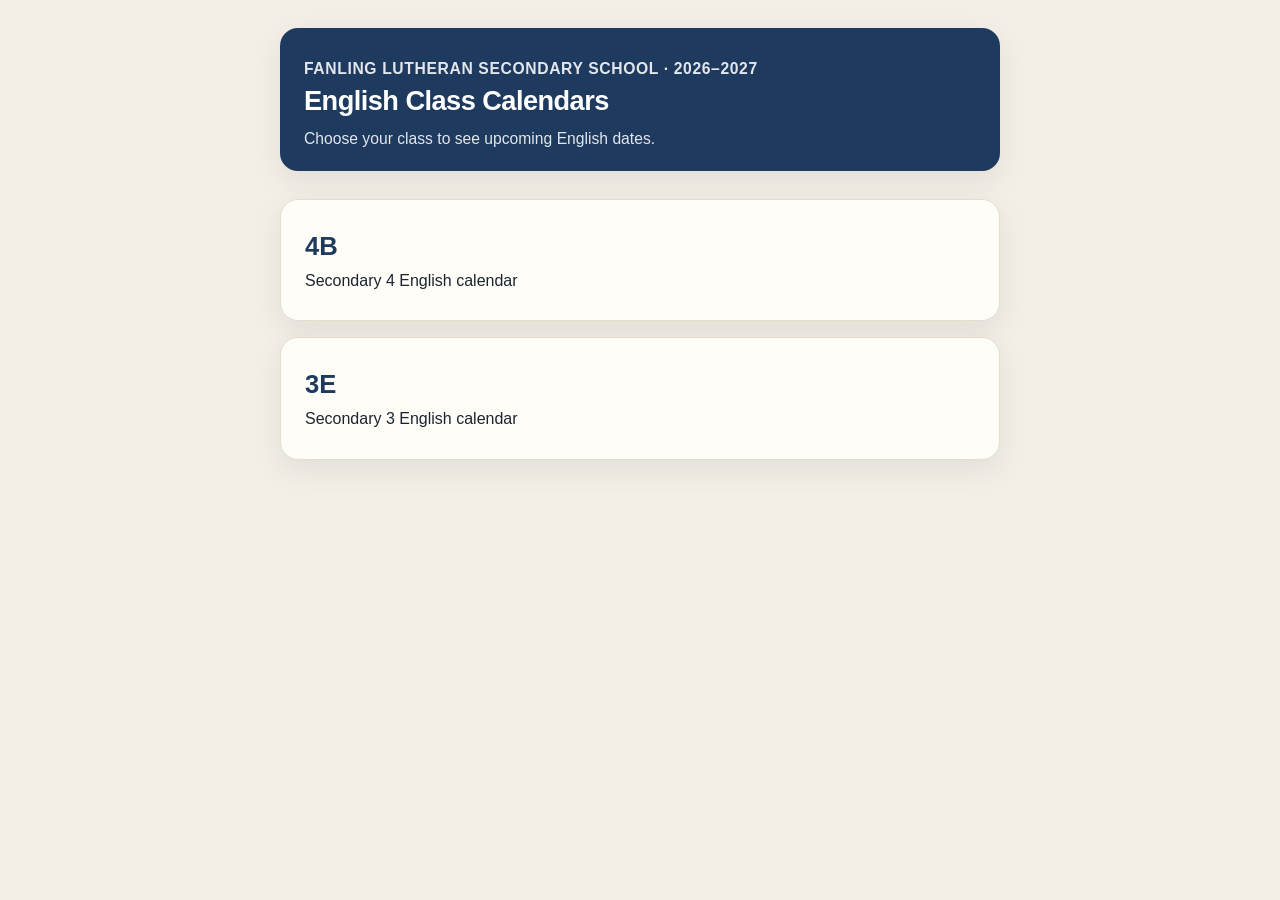
<file: index.html>
<!DOCTYPE html>
<html lang="en">
<head>
  <meta charset="UTF-8">
  <meta name="viewport" content="width=device-width, initial-scale=1">
  <title>English Class Calendars — Fanling Lutheran</title>
  <link rel="stylesheet" href="assets/styles.css">
</head>
<body>
  <main class="wrap">
    <header class="header">
      <p class="kicker">Fanling Lutheran Secondary School · 2026–2027</p>
      <h1>English Class Calendars</h1>
      <p>Choose your class to see upcoming English dates.</p>
    </header>
    <nav class="pick" aria-label="Classes">
      <a href="4b/"><strong>4B</strong>Secondary 4 English calendar</a>
      <a href="3e/"><strong>3E</strong>Secondary 3 English calendar</a>
    </nav>
  </main>
</body>
</html>
</file>
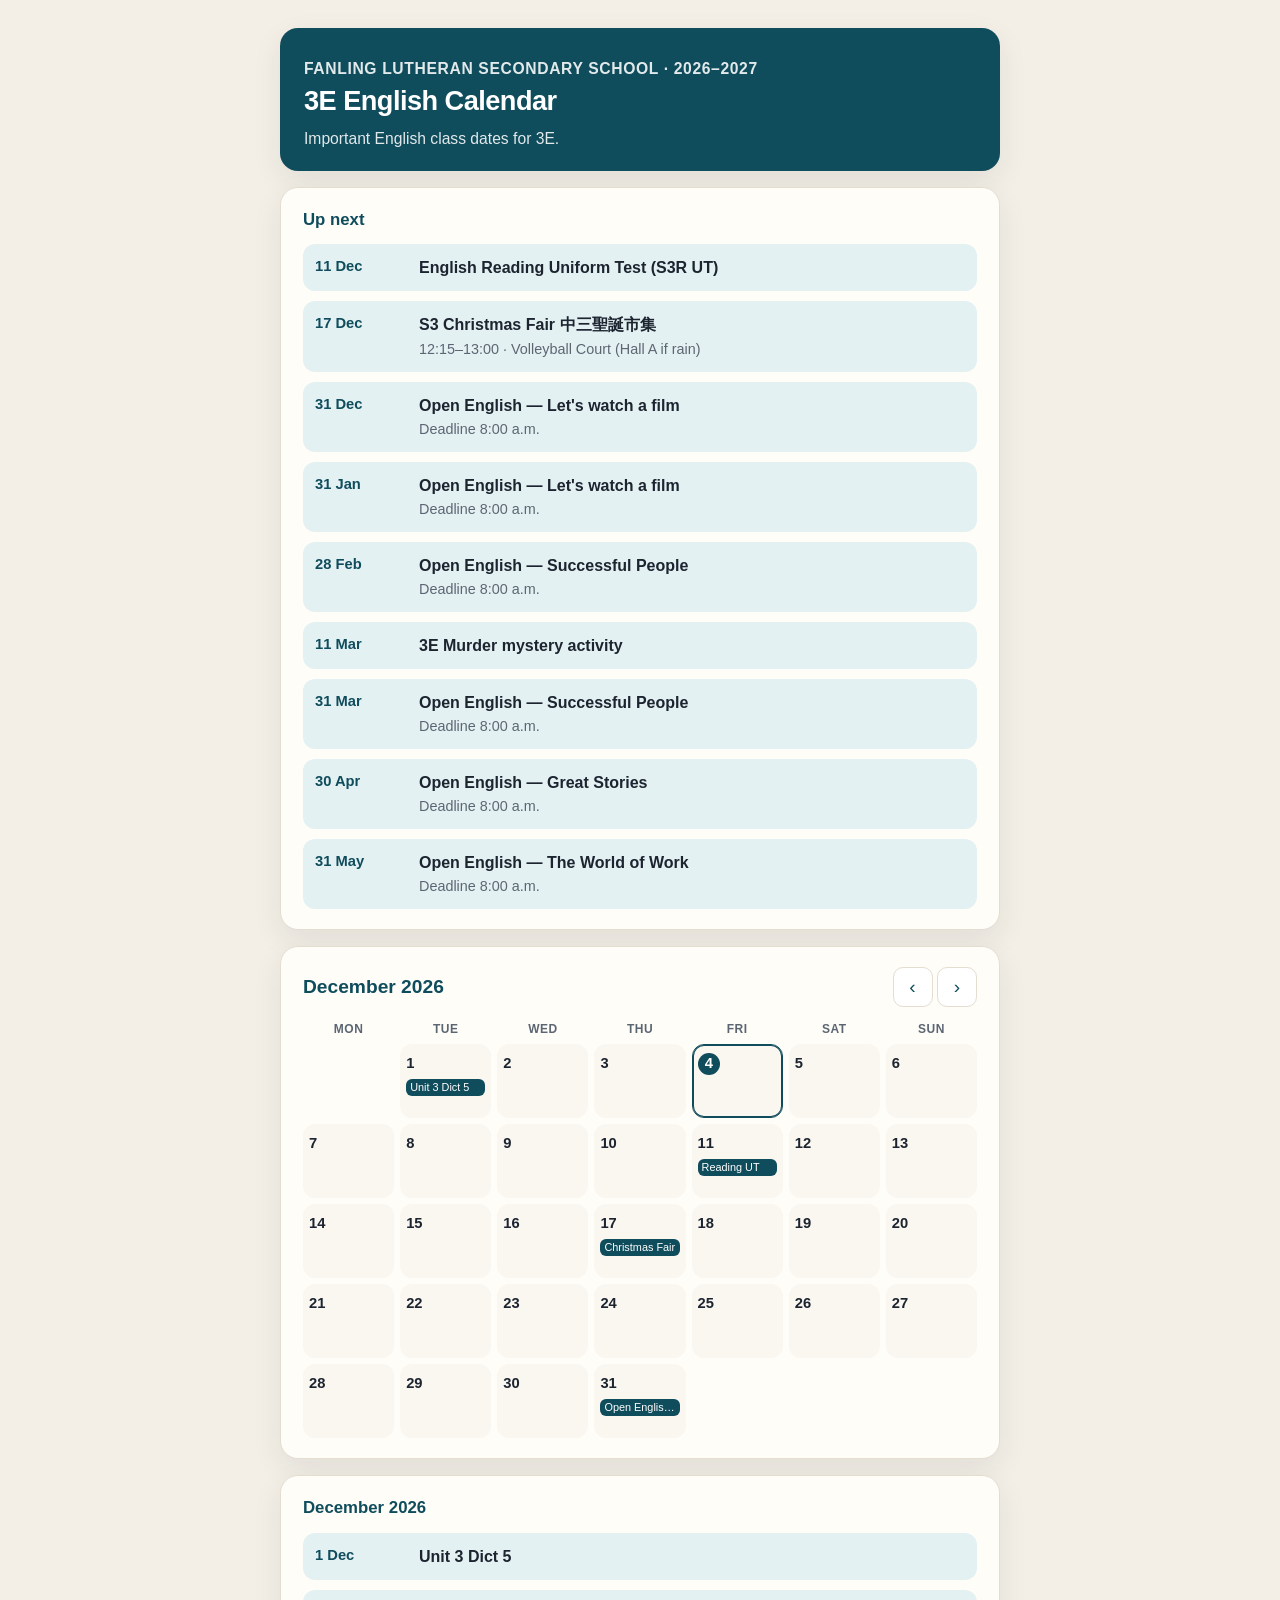
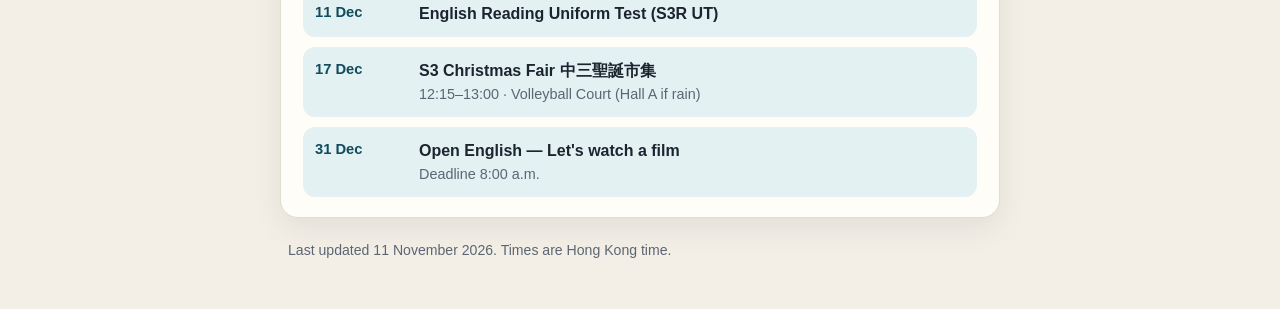
<file: 3e/index.html>
<!DOCTYPE html>
<html lang="en">
<head>
  <meta charset="UTF-8">
  <meta name="viewport" content="width=device-width, initial-scale=1">
  <meta name="color-scheme" content="light">
  <title>3E English Calendar — Fanling Lutheran</title>
  <link rel="stylesheet" href="../assets/styles.css">
</head>
<body data-class="3E">
  <main class="wrap">
    <div id="app"></div>
  </main>
  <script>
    window.CALENDAR = {
      school: "Fanling Lutheran Secondary School",
      year: "2026–2027",
      className: "3E",
      events: [
        {"date":"2026-11-16","title":"English Listening Uniform Test (S3L UT)"},
        {"date":"2026-11-16","title":"Deadline: upload Christmas Fair booth PPT to VLE","detail":"Upload your booth pitch PowerPoint to the VLE today."},
        {"date":"2026-11-17","title":"Christmas Fair booth pitch presentations","detail":"In-class booth pitch, about 2–3 minutes per group."},
        {"date":"2026-11-27","title":"dictation corrections"},
        {"date":"2026-11-30","title":"Open English — Unit 4 social media (any two reading texts)","time":"Deadline 8:00 a.m.","sortTime":"08:00"},
        {"date":"2026-11-30","title":"Passive voice quiz"},
        {"date":"2026-11-30","title":"LEO"},
        {"date":"2026-12-01","title":"Unit 3 Dict 5"},
        {"date":"2026-12-11","title":"English Reading Uniform Test (S3R UT)"},
        {"date":"2026-12-17","title":"S3 Christmas Fair 中三聖誕市集","time":"12:15–13:00","location":"Volleyball Court (Hall A if rain)","sortTime":"12:15"},
        {"date":"2026-12-31","title":"Open English — Let's watch a film","time":"Deadline 8:00 a.m.","sortTime":"08:00"},
        {"date":"2027-01-31","title":"Open English — Let's watch a film","time":"Deadline 8:00 a.m.","sortTime":"08:00"},
        {"date":"2027-02-28","title":"Open English — Successful People","time":"Deadline 8:00 a.m.","sortTime":"08:00"},
        {"date":"2027-03-11","title":"3E Murder mystery activity"},
        {"date":"2027-03-31","title":"Open English — Successful People","time":"Deadline 8:00 a.m.","sortTime":"08:00"},
        {"date":"2027-04-30","title":"Open English — Great Stories","time":"Deadline 8:00 a.m.","sortTime":"08:00"},
        {"date":"2027-05-31","title":"Open English — The World of Work","time":"Deadline 8:00 a.m.","sortTime":"08:00"}
      ]
    };
  </script>
  <script src="../assets/app.js"></script>
</body>
</html>
</file>
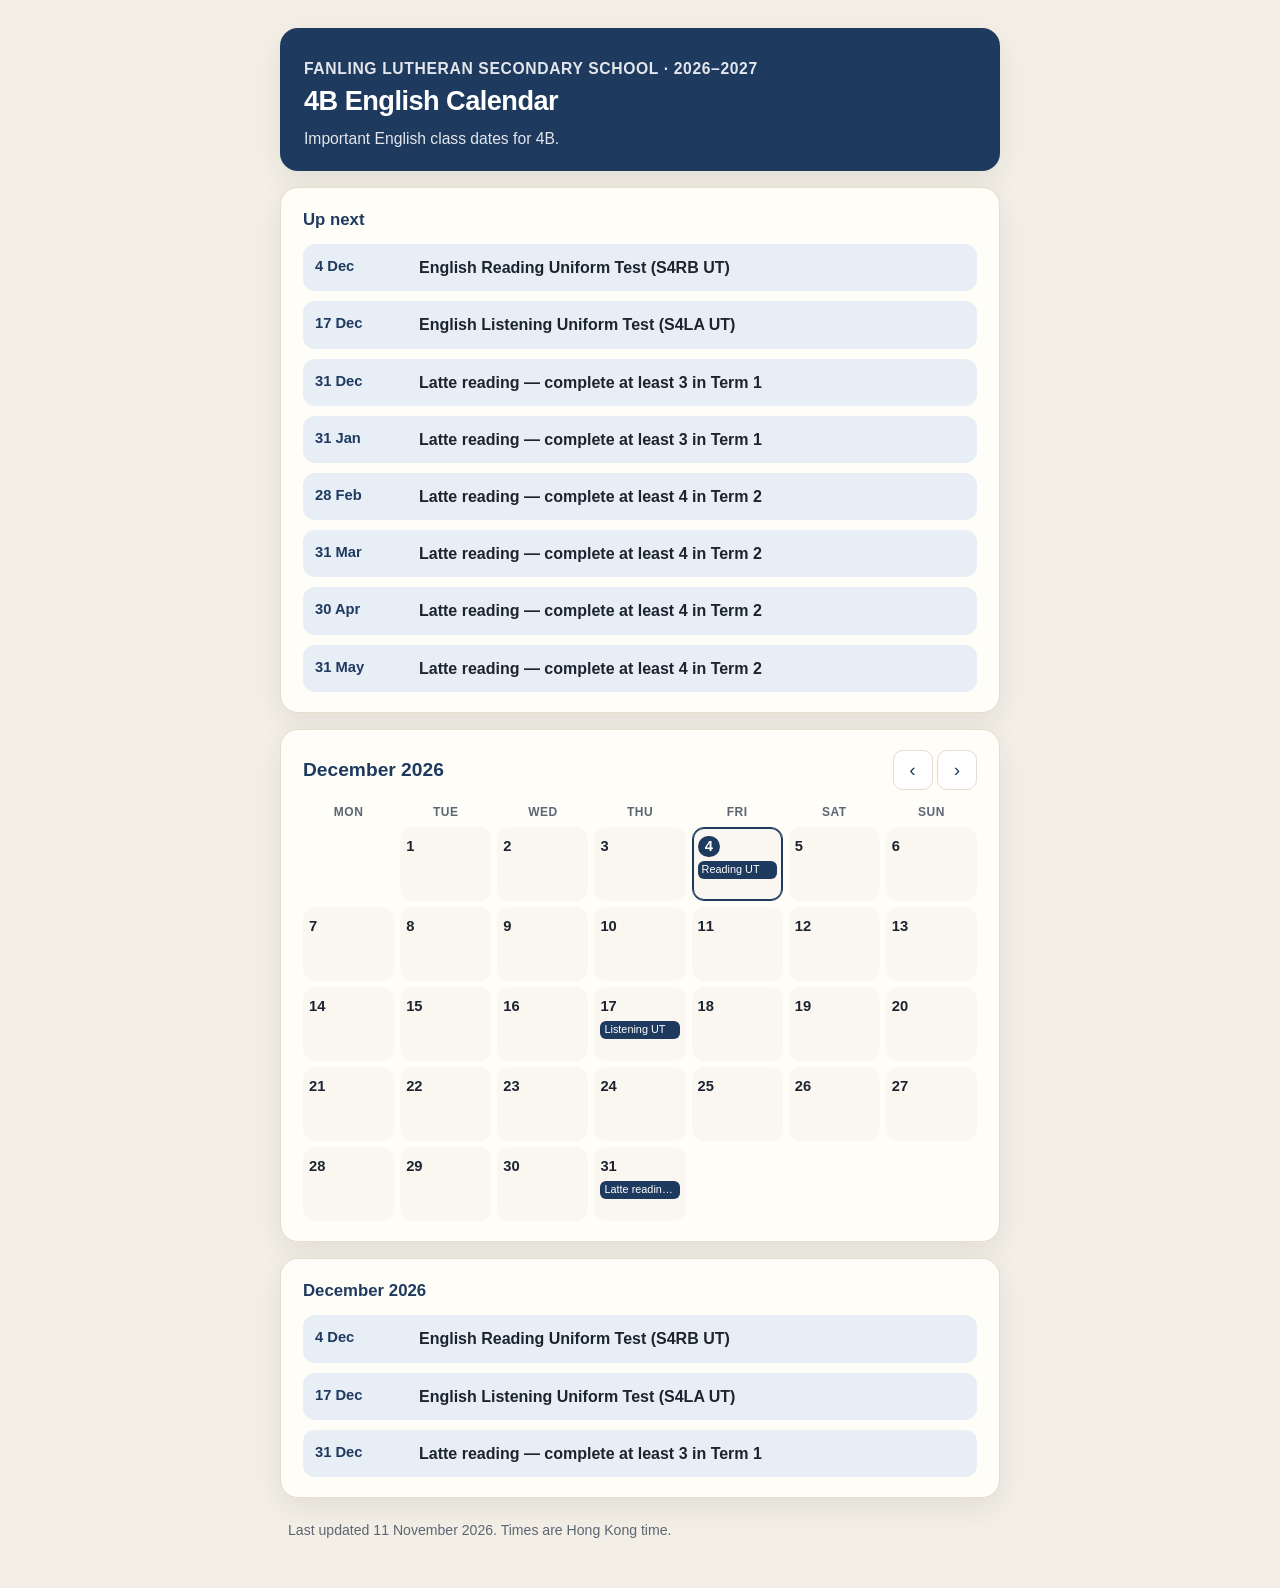
<file: 4b/index.html>
<!DOCTYPE html>
<html lang="en">
<head>
  <meta charset="UTF-8">
  <meta name="viewport" content="width=device-width, initial-scale=1">
  <meta name="color-scheme" content="light">
  <title>4B English Calendar — Fanling Lutheran</title>
  <link rel="stylesheet" href="../assets/styles.css">
</head>
<body data-class="4B">
  <main class="wrap">
    <div id="app"></div>
  </main>
  <script>
    window.CALENDAR = {
      school: "Fanling Lutheran Secondary School",
      year: "2026–2027",
      className: "4B",
      events: [
        {"date":"2026-11-16","title":"Latte online reading (Any one reading)"},
        {"date":"2026-11-24","title":"English Writing Uniform Test (S4WA UT)"},
        {"date":"2026-11-30","title":"Latte online reading (Any one reading)"},
        {"date":"2026-11-30","title":"Latte reading — complete at least 3 in Term 1"},
        {"date":"2026-12-04","title":"English Reading Uniform Test (S4RB UT)"},
        {"date":"2026-12-17","title":"English Listening Uniform Test (S4LA UT)"},
        {"date":"2026-12-31","title":"Latte reading — complete at least 3 in Term 1"},
        {"date":"2027-01-31","title":"Latte reading — complete at least 3 in Term 1"},
        {"date":"2027-02-28","title":"Latte reading — complete at least 4 in Term 2"},
        {"date":"2027-03-31","title":"Latte reading — complete at least 4 in Term 2"},
        {"date":"2027-04-30","title":"Latte reading — complete at least 4 in Term 2"},
        {"date":"2027-05-31","title":"Latte reading — complete at least 4 in Term 2"}
      ]
    };
  </script>
  <script src="../assets/app.js"></script>
</body>
</html>
</file>
<file: assets/styles.css>
:root {
  --bg: #f3efe6;
  --paper: #fffdf8;
  --ink: #1c2430;
  --muted: #5c6673;
  --line: #e4ddd0;
  --brand: #1e3a5f;
  --brand-soft: #e8eef6;
  --accent: #a0671a;
  --today: #1e3a5f;
  --shadow: 0 10px 30px rgba(28, 36, 48, 0.08);
  --radius: 18px;
}

[data-class="3E"] {
  --brand: #0f4c5c;
  --brand-soft: #e4f1f3;
  --accent: #b45309;
  --today: #0f4c5c;
}

* { box-sizing: border-box; }

html, body {
  margin: 0;
  padding: 0;
  background: var(--bg);
  color: var(--ink);
  font-family: "Segoe UI", "PingFang HK", "Noto Sans CJK HK", "Noto Sans", sans-serif;
  line-height: 1.45;
}

body {
  min-height: 100vh;
}

.wrap {
  width: min(720px, calc(100% - 32px));
  margin: 0 auto;
  padding: 28px 0 48px;
}

.header {
  background: var(--brand);
  color: #fff;
  border-radius: var(--radius);
  padding: 22px 24px 20px;
  box-shadow: var(--shadow);
}

.kicker {
  margin: 0 0 6px;
  font-size: 0.82rem;
  letter-spacing: 0.04em;
  text-transform: uppercase;
  opacity: 0.85;
  font-weight: 600;
}

.header h1 {
  margin: 0;
  font-size: 1.7rem;
  font-weight: 700;
  letter-spacing: -0.02em;
}

.header p {
  margin: 8px 0 0;
  opacity: 0.88;
  font-size: 0.98rem;
}

.card {
  background: var(--paper);
  border: 1px solid var(--line);
  border-radius: var(--radius);
  box-shadow: var(--shadow);
  padding: 20px 22px;
  margin-top: 16px;
}

.card h2 {
  margin: 0 0 12px;
  font-size: 1.05rem;
  color: var(--brand);
}

.next-list,
.month-list {
  list-style: none;
  margin: 0;
  padding: 0;
  display: grid;
  gap: 10px;
}

.next-item,
.month-item {
  display: grid;
  grid-template-columns: 92px 1fr;
  gap: 12px;
  align-items: start;
  padding: 12px;
  background: var(--brand-soft);
  border-radius: 12px;
}

.when {
  font-weight: 700;
  color: var(--brand);
  font-size: 0.92rem;
}

.title { font-weight: 650; }

.meta {
  margin: 2px 0 0;
  color: var(--muted);
  font-size: 0.9rem;
}

.empty {
  margin: 0;
  color: var(--muted);
}

.cal-head {
  display: flex;
  align-items: center;
  justify-content: space-between;
  gap: 12px;
  margin-bottom: 14px;
}

.cal-head h2 {
  margin: 0;
  font-size: 1.2rem;
}

.nav button {
  appearance: none;
  border: 1px solid var(--line);
  background: #fff;
  color: var(--brand);
  width: 40px;
  height: 40px;
  border-radius: 10px;
  font-size: 1.2rem;
  cursor: pointer;
}

.nav button:hover,
.nav button:focus-visible {
  background: var(--brand-soft);
  outline: none;
}

.dow, .grid {
  display: grid;
  grid-template-columns: repeat(7, 1fr);
  gap: 6px;
}

.dow {
  margin-bottom: 6px;
}

.dow span {
  text-align: center;
  font-size: 0.75rem;
  font-weight: 700;
  color: var(--muted);
  text-transform: uppercase;
  letter-spacing: 0.04em;
}

.day {
  min-height: 74px;
  border: 1px solid transparent;
  background: #faf7f1;
  border-radius: 12px;
  padding: 6px 5px 8px;
  text-align: left;
}

.day.empty { background: transparent; }

.day.today {
  border-color: var(--today);
  box-shadow: inset 0 0 0 1px var(--today);
}

.num {
  display: inline-flex;
  min-width: 1.4rem;
  font-weight: 700;
  font-size: 0.92rem;
}

.day.today .num {
  background: var(--today);
  color: #fff;
  border-radius: 999px;
  justify-content: center;
  padding: 0 5px;
}

.pills {
  display: grid;
  gap: 3px;
  margin-top: 4px;
}

.pill {
  display: block;
  font-size: 0.68rem;
  line-height: 1.25;
  background: var(--brand);
  color: #fff;
  border-radius: 6px;
  padding: 2px 4px;
  white-space: nowrap;
  overflow: hidden;
  text-overflow: ellipsis;
}

.footer {
  margin: 22px 8px 0;
  color: var(--muted);
  font-size: 0.88rem;
}

.home {
  color: inherit;
  text-decoration: none;
}

.pick {
  display: grid;
  gap: 16px;
  margin-top: 28px;
}

.pick a {
  display: block;
  background: var(--paper);
  color: var(--ink);
  text-decoration: none;
  border-radius: var(--radius);
  padding: 28px 24px;
  border: 1px solid var(--line);
  box-shadow: var(--shadow);
}

.pick a:hover, .pick a:focus-visible {
  border-color: var(--brand);
  outline: none;
}

.pick strong {
  display: block;
  font-size: 1.6rem;
  color: var(--brand);
  margin-bottom: 4px;
}

@media (max-width: 620px) {
  .wrap { width: min(100% - 20px, 720px); padding-top: 16px; }
  .day { min-height: 64px; }
  .next-item, .month-item { grid-template-columns: 78px 1fr; }
  .pill { font-size: 0.62rem; }
}
</file>
